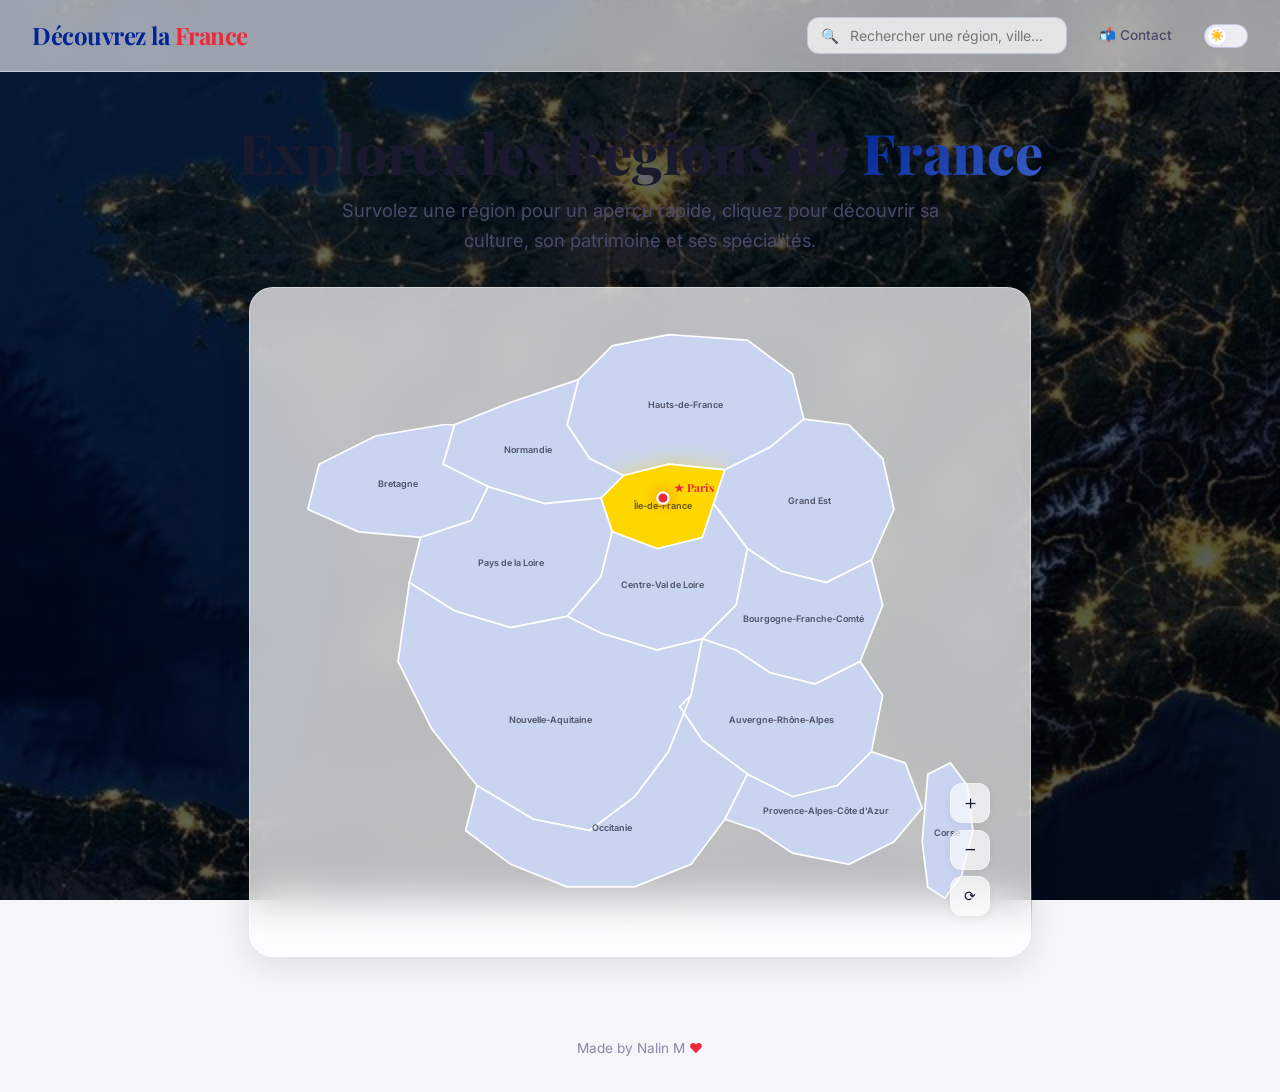
<file: index.html>
<!DOCTYPE html>
<html lang="fr">
<head>
  <meta charset="UTF-8">
  <meta name="viewport" content="width=device-width, initial-scale=1.0">
  <meta name="description" content="Découvrez la France — Explorez toutes les régions de France à travers une carte interactive. Climat, tourisme, culture, patrimoine et spécialités régionales.">
  <meta name="keywords" content="France, régions, carte interactive, tourisme, culture, patrimoine, gastronomie">
  <meta name="author" content="Découvrez la France">
  <title>Découvrez la France — Carte Interactive des Régions</title>

  <!-- Favicon (French flag colors) -->
  <link rel="icon" href="data:image/svg+xml,<svg xmlns='http://www.w3.org/2000/svg' viewBox='0 0 36 36'><text y='32' font-size='32'>🇫🇷</text></svg>">

  <!-- Styles -->
  <link rel="stylesheet" href="css/style.css">
</head>
<body>

  <!-- Animated Background -->
  <div class="bg-animated"></div>

  <!-- ========== HEADER ========== -->
  <header class="header" id="header">
    <div class="header__logo">
      Découvrez la <span class="accent">France</span>
    </div>

    <button class="mobile-menu-btn" id="mobile-menu-btn" aria-label="Menu">☰</button>

    <div class="header__controls" id="header-controls">
      <!-- Search -->
      <div class="search-container">
        <span class="search-icon">🔍</span>
        <input type="text" class="search-input" id="search-input"
               placeholder="Rechercher une région, ville…"
               autocomplete="off">
        <div class="search-results" id="search-results"></div>
      </div>

      <!-- Contact Link -->
      <a href="contact.html" class="nav-link" id="contact-link">📬 Contact</a>

      <!-- Dark/Light Mode -->
      <button class="theme-toggle" id="theme-toggle" aria-label="Changer le thème"></button>
    </div>
  </header>

  <!-- ========== HERO ========== -->
  <section class="hero">
    <h1 class="hero__title">
      Explorez les Régions de <span class="highlight">France</span>
    </h1>
    <p class="hero__subtitle">
      Survolez une région pour un aperçu rapide, cliquez pour découvrir sa culture, son patrimoine et ses spécialités.
    </p>
  </section>

  <!-- ========== MAP ========== -->
  <section class="map-section">
    <div class="map-wrapper">
      <div id="map-container"></div>

      <!-- Zoom Controls -->
      <div class="map-controls">
        <button class="map-control-btn" id="zoom-in" aria-label="Zoom avant">＋</button>
        <button class="map-control-btn" id="zoom-out" aria-label="Zoom arrière">−</button>
        <button class="map-control-btn" id="zoom-reset" aria-label="Réinitialiser la vue" style="font-size:0.85rem;">⟳</button>
      </div>
    </div>
  </section>

  <!-- ========== TOOLTIP ========== -->
  <div class="tooltip" id="tooltip">
    <div class="tooltip__card">
      <div class="tooltip__title"></div>
      <div class="tooltip__row">
        <strong>Population</strong>
        <span id="tip-population"></span>
      </div>
      <div class="tooltip__row" style="flex-direction:column;">
        <strong>Climat</strong>
        <span id="tip-climate" style="margin-top:0.2rem;"></span>
      </div>
      <div class="tooltip__attractions" id="tip-attractions"></div>
    </div>
  </div>



  <!-- ========== FOOTER ========== -->
  <footer class="footer">
    <p>Made by Nalin M <span class="heart">❤️</span> </p>
  </footer>

  <!-- ========== SCRIPTS ========== -->
  <script src="js/data.js"></script>
  <script src="js/map.js"></script>
  <script src="js/app.js"></script>
</body>
</html>
</file>
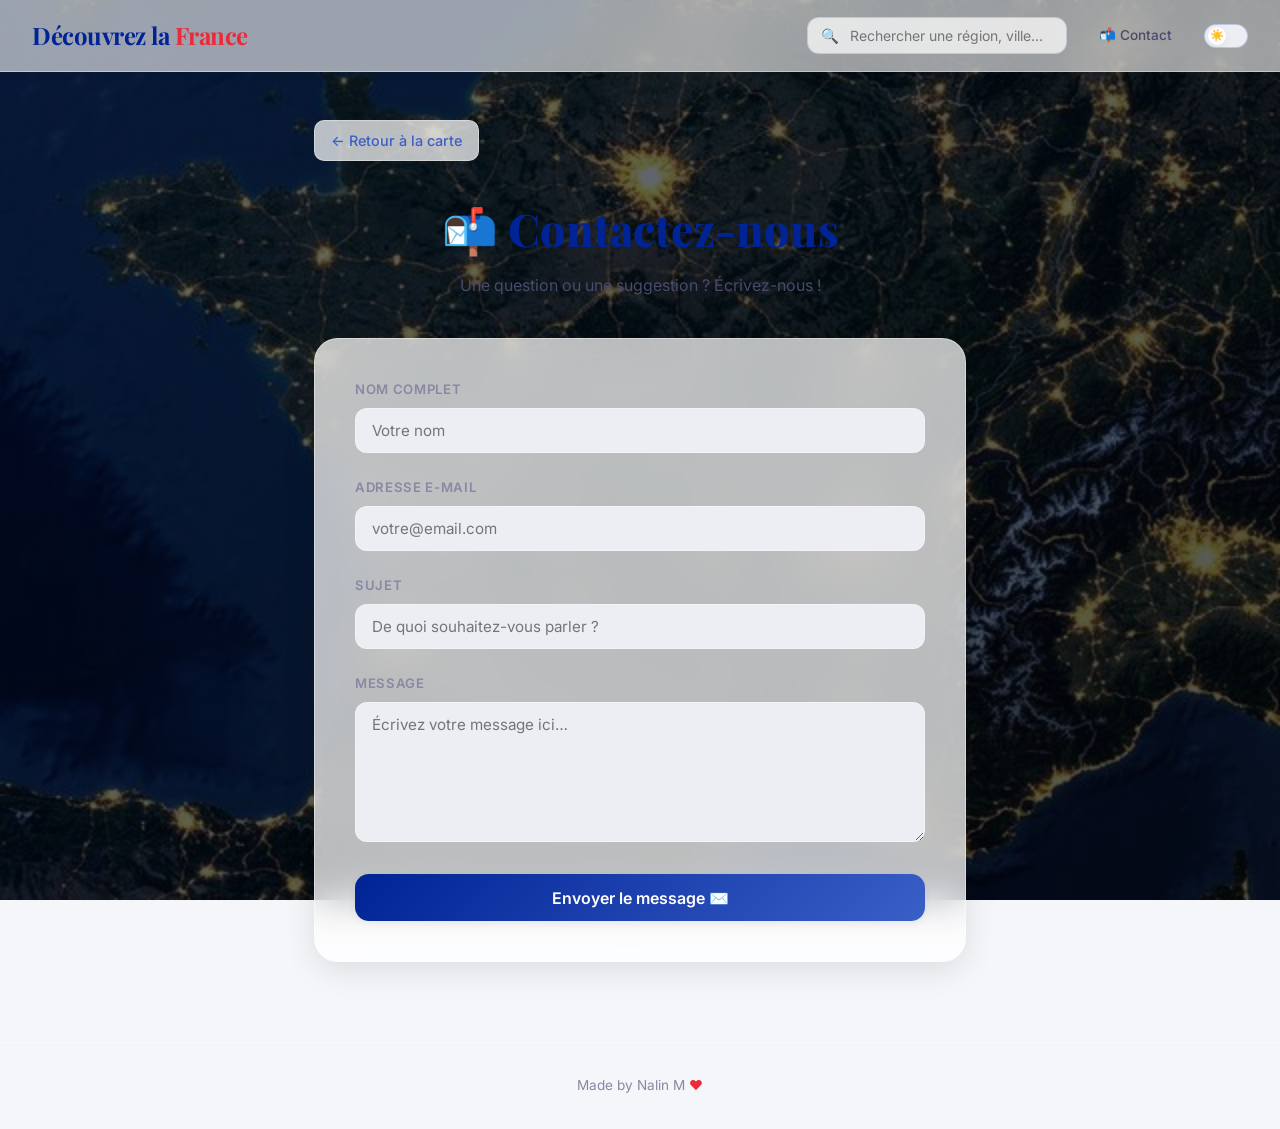
<file: contact.html>
<!DOCTYPE html>
<html lang="fr">
<head>
  <meta charset="UTF-8">
  <meta name="viewport" content="width=device-width, initial-scale=1.0">
  <meta name="description" content="Contactez-nous — Découvrez la France">
  <title>Contact — Découvrez la France</title>
  <link rel="icon" href="data:image/svg+xml,<svg xmlns='http://www.w3.org/2000/svg' viewBox='0 0 36 36'><text y='32' font-size='32'>🇫🇷</text></svg>">
  <link rel="stylesheet" href="css/style.css">
  <style>
    .contact-page {
      max-width: 700px;
      margin: 0 auto;
      padding: calc(var(--header-height) + 3rem) 1.5rem 3rem;
    }

    .contact-hero {
      text-align: center;
      margin-bottom: 2.5rem;
    }

    .contact-hero h1 {
      font-family: var(--font-heading);
      font-size: clamp(2rem, 5vw, 2.8rem);
      font-weight: 800;
      color: var(--blue);
      margin-bottom: 0.5rem;
    }

    body.dark-mode .contact-hero h1 { color: var(--blue-soft); }

    .contact-hero p {
      color: var(--text-secondary);
      font-size: 1rem;
    }

    .contact-form {
      background: var(--bg-card);
      backdrop-filter: var(--glass-blur);
      border: var(--glass-border);
      border-radius: 24px;
      padding: 2.5rem;
      box-shadow: var(--shadow-md);
    }

    .form-group {
      margin-bottom: 1.5rem;
    }

    .form-group label {
      display: block;
      font-size: 0.82rem;
      font-weight: 600;
      text-transform: uppercase;
      letter-spacing: 0.05em;
      color: var(--text-muted);
      margin-bottom: 0.5rem;
    }

    .form-group input,
    .form-group textarea {
      width: 100%;
      padding: 0.75rem 1rem;
      border: 1px solid var(--border-color);
      border-radius: 12px;
      background: var(--bg-secondary);
      color: var(--text-primary);
      font-family: var(--font-body);
      font-size: 0.95rem;
      outline: none;
      transition: all var(--transition-fast);
      resize: vertical;
    }

    .form-group input:focus,
    .form-group textarea:focus {
      border-color: var(--blue-soft);
      box-shadow: 0 0 0 3px rgba(0, 35, 149, 0.1);
    }

    body.dark-mode .form-group input:focus,
    body.dark-mode .form-group textarea:focus {
      box-shadow: 0 0 0 3px rgba(58, 95, 199, 0.2);
    }

    .form-group textarea {
      min-height: 140px;
    }

    .submit-btn {
      width: 100%;
      padding: 0.85rem;
      border: none;
      border-radius: 14px;
      background: linear-gradient(135deg, var(--blue), var(--blue-soft));
      color: var(--white);
      font-family: var(--font-body);
      font-size: 1rem;
      font-weight: 600;
      cursor: pointer;
      transition: all var(--transition-fast);
      box-shadow: var(--shadow-sm);
    }

    .submit-btn:hover {
      transform: translateY(-2px);
      box-shadow: var(--shadow-md);
    }

    .submit-btn:active {
      transform: translateY(0);
    }

    .back-link {
      display: inline-flex;
      align-items: center;
      gap: 0.5rem;
      font-size: 0.9rem;
      font-weight: 500;
      color: var(--blue-soft);
      margin-bottom: 2rem;
      padding: 0.5rem 1rem;
      border-radius: 10px;
      background: var(--bg-card);
      border: 1px solid var(--border-color);
      transition: all var(--transition-fast);
      text-decoration: none;
    }

    .back-link:hover {
      background: var(--blue);
      color: var(--white);
      transform: translateX(-3px);
    }
  </style>
</head>
<body>
  <div class="bg-animated"></div>

  <!-- Header -->
  <header class="header" id="header">
    <a href="index.html" class="header__logo" style="text-decoration:none;">
      Découvrez la <span class="accent">France</span>
    </a>
    <div class="header__controls" id="header-controls">
      <div class="search-container">
        <span class="search-icon">🔍</span>
        <input type="text" class="search-input" id="search-input"
               placeholder="Rechercher une région, ville…"
               autocomplete="off">
        <div class="search-results" id="search-results"></div>
      </div>
      <a href="contact.html" class="nav-link">📬 Contact</a>
      <button class="theme-toggle" id="theme-toggle" aria-label="Changer le thème"></button>
    </div>
  </header>

  <main class="contact-page">
    <a href="index.html" class="back-link">← Retour à la carte</a>

    <div class="contact-hero">
      <h1>📬 Contactez-nous</h1>
      <p>Une question ou une suggestion ? Écrivez-nous !</p>
    </div>

    <form class="contact-form" onsubmit="event.preventDefault(); alert('Merci pour votre message, Nalin vous répondra bientôt ! 🇫🇷'); this.reset();">
      <div class="form-group">
        <label for="name">Nom complet</label>
        <input type="text" id="name" placeholder="Votre nom" required>
      </div>
      <div class="form-group">
        <label for="email">Adresse e-mail</label>
        <input type="email" id="email" placeholder="votre@email.com" required>
      </div>
      <div class="form-group">
        <label for="subject">Sujet</label>
        <input type="text" id="subject" placeholder="De quoi souhaitez-vous parler ?">
      </div>
      <div class="form-group">
        <label for="message">Message</label>
        <textarea id="message" placeholder="Écrivez votre message ici…" required></textarea>
      </div>
      <button type="submit" class="submit-btn">Envoyer le message ✉️</button>
    </form>
  </main>

  <footer class="footer">
    <p>Made by Nalin M <span class="heart">❤️</span> </p>
  </footer>

  <script src="js/data.js"></script>
  <script src="js/app.js"></script>
</body>
</html>
</file>
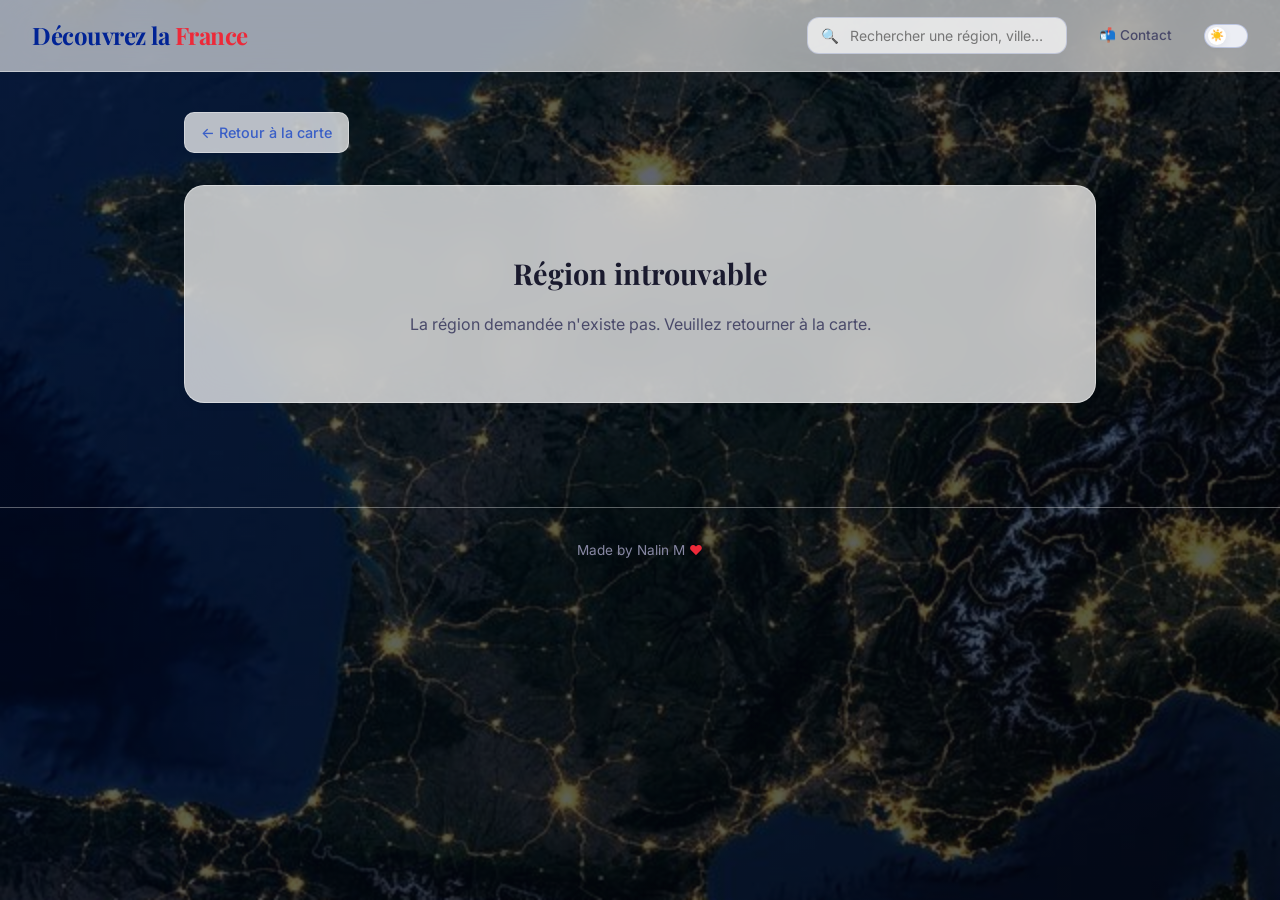
<file: region.html>
<!DOCTYPE html>
<html lang="fr">
<head>
  <meta charset="UTF-8">
  <meta name="viewport" content="width=device-width, initial-scale=1.0">
  <meta name="description" content="Découvrez les détails d'une région de France — population, climat, tourisme, culture, patrimoine, économie et spécialités.">
  <title>Région — Découvrez la France</title>
  <link rel="icon" href="data:image/svg+xml,<svg xmlns='http://www.w3.org/2000/svg' viewBox='0 0 36 36'><text y='32' font-size='32'>🇫🇷</text></svg>">
  <link rel="stylesheet" href="css/style.css">
  <style>
    /* Region detail page specific styles */
    .region-page {
      max-width: 960px;
      margin: 0 auto;
      padding: calc(var(--header-height) + 2.5rem) 1.5rem 3rem;
    }

    .back-link {
      display: inline-flex;
      align-items: center;
      gap: 0.5rem;
      font-size: 0.9rem;
      font-weight: 500;
      color: var(--blue-soft);
      margin-bottom: 2rem;
      padding: 0.5rem 1rem;
      border-radius: 10px;
      background: var(--bg-card);
      border: 1px solid var(--border-color);
      transition: all var(--transition-fast);
      text-decoration: none;
    }

    .back-link:hover {
      background: var(--blue);
      color: var(--white);
      transform: translateX(-3px);
    }

    .region-hero {
      background: var(--bg-card);
      backdrop-filter: var(--glass-blur);
      border: var(--glass-border);
      border-radius: 24px;
      padding: 2.5rem;
      margin-bottom: 2rem;
      box-shadow: var(--shadow-md);
    }

    .region-hero__name {
      font-family: var(--font-heading);
      font-size: clamp(2rem, 5vw, 3rem);
      font-weight: 800;
      color: var(--blue);
      margin-bottom: 0.5rem;
    }

    body.dark-mode .region-hero__name {
      color: var(--blue-soft);
    }

    .region-hero__capitale {
      font-size: 1.1rem;
      color: var(--text-secondary);
    }

    .region-hero__capitale span {
      color: var(--red);
      font-weight: 600;
    }

    .stat-grid {
      display: grid;
      grid-template-columns: repeat(auto-fit, minmax(200px, 1fr));
      gap: 1rem;
      margin-top: 1.5rem;
    }

    .stat-card {
      background: var(--bg-secondary);
      border-radius: 16px;
      padding: 1.3rem;
      transition: transform var(--transition-fast), box-shadow var(--transition-fast);
    }

    .stat-card:hover {
      transform: translateY(-3px);
      box-shadow: var(--shadow-sm);
    }

    .stat-card__icon {
      font-size: 1.5rem;
      margin-bottom: 0.4rem;
    }

    .stat-card__label {
      font-size: 0.72rem;
      font-weight: 600;
      text-transform: uppercase;
      letter-spacing: 0.06em;
      color: var(--text-muted);
      margin-bottom: 0.25rem;
    }

    .stat-card__value {
      font-family: var(--font-heading);
      font-size: 1.4rem;
      font-weight: 700;
      color: var(--text-primary);
    }

    /* Content sections */
    .section-card {
      background: var(--bg-card);
      backdrop-filter: var(--glass-blur);
      border: var(--glass-border);
      border-radius: 20px;
      padding: 2rem;
      margin-bottom: 1.5rem;
      box-shadow: var(--shadow-sm);
      transition: box-shadow var(--transition-fast);
    }

    .section-card:hover {
      box-shadow: var(--shadow-md);
    }

    .section-card__header {
      display: flex;
      align-items: center;
      gap: 0.75rem;
      margin-bottom: 1rem;
    }

    .section-card__icon {
      width: 44px;
      height: 44px;
      border-radius: 12px;
      display: flex;
      align-items: center;
      justify-content: center;
      font-size: 1.4rem;
      flex-shrink: 0;
    }

    .section-card__icon.blue { background: rgba(0, 35, 149, 0.08); }
    .section-card__icon.red { background: rgba(237, 41, 57, 0.08); }
    .section-card__icon.green { background: rgba(34, 139, 34, 0.08); }
    .section-card__icon.purple { background: rgba(128, 0, 128, 0.08); }
    .section-card__icon.orange { background: rgba(255, 140, 0, 0.08); }
    .section-card__icon.gold { background: rgba(218, 165, 32, 0.08); }

    body.dark-mode .section-card__icon.blue { background: rgba(58, 95, 199, 0.15); }
    body.dark-mode .section-card__icon.red { background: rgba(237, 41, 57, 0.15); }
    body.dark-mode .section-card__icon.green { background: rgba(34, 139, 34, 0.15); }
    body.dark-mode .section-card__icon.purple { background: rgba(128, 0, 128, 0.15); }
    body.dark-mode .section-card__icon.orange { background: rgba(255, 140, 0, 0.15); }
    body.dark-mode .section-card__icon.gold { background: rgba(218, 165, 32, 0.15); }

    .section-card__title {
      font-family: var(--font-heading);
      font-size: 1.3rem;
      font-weight: 700;
      color: var(--text-primary);
    }

    .section-card__text {
      font-size: 0.95rem;
      color: var(--text-secondary);
      line-height: 1.75;
    }

    .tag-list {
      display: flex;
      flex-wrap: wrap;
      gap: 0.5rem;
      margin-top: 0.75rem;
    }

    .tag {
      display: inline-flex;
      align-items: center;
      gap: 0.3rem;
      padding: 0.4rem 0.95rem;
      border-radius: 20px;
      font-size: 0.82rem;
      font-weight: 500;
      background: rgba(0, 35, 149, 0.07);
      color: var(--blue);
      transition: all var(--transition-fast);
    }

    .tag:hover {
      background: var(--blue);
      color: var(--white);
      transform: translateY(-1px);
    }

    body.dark-mode .tag {
      background: rgba(58, 95, 199, 0.15);
      color: var(--blue-soft);
    }

    body.dark-mode .tag:hover {
      background: var(--blue-soft);
      color: var(--white);
    }

    .tag.tag-red {
      background: rgba(237, 41, 57, 0.07);
      color: var(--red);
    }

    .tag.tag-red:hover {
      background: var(--red);
      color: var(--white);
    }

    body.dark-mode .tag.tag-red {
      background: rgba(237, 41, 57, 0.15);
      color: var(--red-soft);
    }

    .tag.tag-green {
      background: rgba(34, 139, 34, 0.07);
      color: #228b22;
    }

    .tag.tag-green:hover {
      background: #228b22;
      color: var(--white);
    }

    /* Two-column layout for sections */
    .two-col {
      display: grid;
      grid-template-columns: 1fr 1fr;
      gap: 1.5rem;
    }

    @media (max-width: 768px) {
      .two-col { grid-template-columns: 1fr; }
      .region-hero { padding: 1.5rem; border-radius: 18px; }
      .section-card { padding: 1.5rem; border-radius: 16px; }
      .stat-grid { grid-template-columns: 1fr 1fr; }
    }

    @media (max-width: 480px) {
      .stat-grid { grid-template-columns: 1fr; }
      .region-hero__name { font-size: 1.8rem; }
    }

    /* Fade in animation */
    .fade-in {
      opacity: 0;
      transform: translateY(15px);
      animation: fadeInUp 0.5s ease forwards;
    }

    .fade-in:nth-child(2) { animation-delay: 0.05s; }
    .fade-in:nth-child(3) { animation-delay: 0.1s; }
    .fade-in:nth-child(4) { animation-delay: 0.15s; }
    .fade-in:nth-child(5) { animation-delay: 0.2s; }
    .fade-in:nth-child(6) { animation-delay: 0.25s; }
    .fade-in:nth-child(7) { animation-delay: 0.3s; }
    .fade-in:nth-child(8) { animation-delay: 0.35s; }

    @keyframes fadeInUp {
      to { opacity: 1; transform: translateY(0); }
    }
  </style>
</head>
<body>
  <!-- Animated Background -->
  <div class="bg-animated"></div>

  <!-- Header -->
  <header class="header" id="header">
    <a href="index.html" class="header__logo" style="text-decoration:none;">
      Découvrez la <span class="accent">France</span>
    </a>
    <div class="header__controls" id="header-controls">
      <div class="search-container">
        <span class="search-icon">🔍</span>
        <input type="text" class="search-input" id="search-input"
               placeholder="Rechercher une région, ville…"
               autocomplete="off">
        <div class="search-results" id="search-results"></div>
      </div>
      <a href="contact.html" class="nav-link">📬 Contact</a>
      <button class="theme-toggle" id="theme-toggle" aria-label="Changer le thème"></button>
    </div>
  </header>

  <!-- Region Content (rendered by JS) -->
  <main class="region-page" id="region-page">
    <!-- Populated dynamically -->
  </main>

  <!-- Footer -->
  <footer class="footer">
    <p>Made by Nalin M <span class="heart">❤️</span> </p>
  </footer>

  <script src="js/data.js"></script>
  <script src="js/app.js"></script>
  <script>
    (function() {
      // Get region ID from URL
      const params = new URLSearchParams(window.location.search);
      const regionId = params.get("id");
      const data = regionId ? REGIONS[regionId] : null;

      if (!data) {
        document.getElementById("region-page").innerHTML = `
          <a href="index.html" class="back-link">← Retour à la carte</a>
          <div class="section-card" style="text-align:center;padding:4rem 2rem;">
            <h2 style="font-family:var(--font-heading);font-size:1.8rem;color:var(--text-primary);margin-bottom:1rem;">Région introuvable</h2>
            <p style="color:var(--text-secondary);">La région demandée n'existe pas. Veuillez retourner à la carte.</p>
          </div>
        `;
        return;
      }

      // Update page title
      document.title = `${data.nom} — Découvrez la France`;

      const container = document.getElementById("region-page");
      container.innerHTML = `
        <a href="index.html" class="back-link fade-in">← Retour à la carte</a>

        <!-- Hero -->
        <div class="region-hero fade-in">
          <h1 class="region-hero__name">${data.nom}</h1>
          <p class="region-hero__capitale">Capitale régionale : <span>${data.capitale}</span></p>
          <div class="stat-grid">
            <div class="stat-card">
              <div class="stat-card__icon">👥</div>
              <div class="stat-card__label">Population</div>
              <div class="stat-card__value">${data.population}</div>
            </div>
            <div class="stat-card">
              <div class="stat-card__icon">📐</div>
              <div class="stat-card__label">Superficie</div>
              <div class="stat-card__value">${data.superficie}</div>
            </div>
            <div class="stat-card">
              <div class="stat-card__icon">🏛️</div>
              <div class="stat-card__label">Capitale</div>
              <div class="stat-card__value">${data.capitale}</div>
            </div>
          </div>
        </div>

        <!-- Climate -->
        <div class="section-card fade-in">
          <div class="section-card__header">
            <div class="section-card__icon blue">🌤️</div>
            <h2 class="section-card__title">Climat</h2>
          </div>
          <p class="section-card__text">${data.climat}</p>
        </div>

        <!-- Two column: Culture + Patrimoine -->
        <div class="two-col fade-in">
          <div class="section-card" style="margin-bottom:0;">
            <div class="section-card__header">
              <div class="section-card__icon purple">🎭</div>
              <h2 class="section-card__title">Culture</h2>
            </div>
            <p class="section-card__text">${data.culture}</p>
          </div>
          <div class="section-card" style="margin-bottom:0;">
            <div class="section-card__header">
              <div class="section-card__icon gold">🏛️</div>
              <h2 class="section-card__title">Patrimoine</h2>
            </div>
            <p class="section-card__text">${data.patrimoine}</p>
          </div>
        </div>

        <!-- Tourist sites -->
        <div class="section-card fade-in">
          <div class="section-card__header">
            <div class="section-card__icon green">📍</div>
            <h2 class="section-card__title">Sites Touristiques</h2>
          </div>
          <div class="tag-list">
            ${data.sitesTouristiques.map(s => `<span class="tag tag-green">${s}</span>`).join("")}
          </div>
        </div>

        <!-- Economy -->
        <div class="section-card fade-in">
          <div class="section-card__header">
            <div class="section-card__icon orange">💼</div>
            <h2 class="section-card__title">Économie</h2>
          </div>
          <p class="section-card__text">${data.economie}</p>
        </div>

        <!-- Specialties -->
        <div class="section-card fade-in">
          <div class="section-card__header">
            <div class="section-card__icon red">🍷</div>
            <h2 class="section-card__title">Spécialités Régionales</h2>
          </div>
          <div class="tag-list">
            ${data.specialites.map(s => `<span class="tag">${s}</span>`).join("")}
          </div>
        </div>

        <!-- Fashion & Luxury (if data exists) -->
        ${data.mode && data.mode.length > 0 ? `
        <div class="section-card fade-in">
          <div class="section-card__header">
            <div class="section-card__icon purple">👗</div>
            <h2 class="section-card__title">Mode & Maisons de Luxe</h2>
          </div>
          <div class="tag-list">
            ${data.mode.map(m => `<span class="tag tag-red">${m}</span>`).join("")}
          </div>
        </div>
        ` : ""}
      `;
    })();
  </script>
</body>
</html>
</file>
<file: css/style.css>
/* ============================================================
   DÉCOUVREZ LA FRANCE — Design System & Styles
   ============================================================ */

/* ---------- Google Fonts ---------- */
@import url('https://fonts.googleapis.com/css2?family=Playfair+Display:ital,wght@0,400;0,600;0,700;0,800;1,400&family=Inter:wght@300;400;500;600;700&display=swap');

/* ---------- CSS Custom Properties ---------- */
:root {
  /* French Palette */
  --blue: #002395;
  --blue-light: #1a3fad;
  --blue-soft: #3a5fc7;
  --white: #ffffff;
  --red: #ED2939;
  --red-soft: #f0524f;

  /* Neutrals */
  --bg-primary: #f5f6fa;
  --bg-secondary: #eceef4;
  --bg-card: rgba(255, 255, 255, 0.72);
  --bg-glass: rgba(255, 255, 255, 0.55);
  --text-primary: #1a1a2e;
  --text-secondary: #4a4a6a;
  --text-muted: #8888a4;
  --border-color: rgba(255, 255, 255, 0.35);
  --shadow-sm: 0 2px 8px rgba(0, 0, 0, 0.06);
  --shadow-md: 0 8px 32px rgba(0, 0, 0, 0.1);
  --shadow-lg: 0 16px 48px rgba(0, 0, 0, 0.14);
  --shadow-glow: 0 0 30px rgba(0, 35, 149, 0.3);

  /* Glassmorphism */
  --glass-bg: rgba(255, 255, 255, 0.6);
  --glass-border: 1px solid rgba(255, 255, 255, 0.4);
  --glass-blur: blur(20px);

  /* Typography */
  --font-heading: 'Playfair Display', Georgia, serif;
  --font-body: 'Inter', -apple-system, BlinkMacSystemFont, sans-serif;

  /* Transitions */
  --transition-fast: 0.2s ease;
  --transition-medium: 0.35s cubic-bezier(0.4, 0, 0.2, 1);
  --transition-slow: 0.5s cubic-bezier(0.4, 0, 0.2, 1);

  /* Spacing */
  --header-height: 72px;

  /* Map region default */
  --region-fill: #c8d4f0;
  --region-fill-hover: #7e9ae0;
  --region-stroke: #ffffff;
  --region-paris: #ffd700;
  --region-paris-glow: rgba(255, 215, 0, 0.5);
}

/* ---------- Dark Mode ---------- */
body.dark-mode {
  --bg-primary: #0d0d1a;
  --bg-secondary: #16162a;
  --bg-card: rgba(22, 22, 42, 0.85);
  --bg-glass: rgba(22, 22, 42, 0.65);
  --text-primary: #e8e8f0;
  --text-secondary: #b0b0cc;
  --text-muted: #6a6a88;
  --border-color: rgba(255, 255, 255, 0.1);
  --shadow-sm: 0 2px 8px rgba(0, 0, 0, 0.2);
  --shadow-md: 0 8px 32px rgba(0, 0, 0, 0.35);
  --shadow-lg: 0 16px 48px rgba(0, 0, 0, 0.45);
  --shadow-glow: 0 0 40px rgba(58, 95, 199, 0.4);
  --glass-bg: rgba(22, 22, 42, 0.7);
  --glass-border: 1px solid rgba(255, 255, 255, 0.08);
  --region-fill: #2a2a5a;
  --region-fill-hover: #4a4aaa;
  --region-stroke: #3a3a6a;
  --region-paris: #ffc830;
  --region-paris-glow: rgba(255, 200, 48, 0.45);
}

/* ---------- Reset & Base ---------- */
*, *::before, *::after {
  margin: 0;
  padding: 0;
  box-sizing: border-box;
}

html {
  scroll-behavior: smooth;
  -webkit-font-smoothing: antialiased;
  -moz-osx-font-smoothing: grayscale;
}

body {
  font-family: var(--font-body);
  background: var(--bg-primary);
  color: var(--text-primary);
  line-height: 1.6;
  overflow-x: hidden;
  transition: background var(--transition-medium), color var(--transition-medium);
}

a { color: inherit; text-decoration: none; }
ul, ol { list-style: none; }
img { max-width: 100%; display: block; }

/* ---------- Blurred France Map Background ---------- */
.bg-animated {
  position: fixed;
  top: 0; left: 0;
  width: 100%; height: 100%;
  z-index: -1;
  background: url('../assets/france-bg.png') center center / cover no-repeat;
  filter: brightness(0.55);
}

/* Overlay for contrast */
.bg-animated::before {
  content: '';
  position: absolute;
  inset: 0;
  background: linear-gradient(135deg, rgba(0, 35, 149, 0.25) 0%, rgba(10, 10, 30, 0.4) 100%);
}

body.dark-mode .bg-animated {
  filter: brightness(0.3);
}

/* ---------- Header ---------- */
.nav-link {
  font-size: 0.85rem;
  font-weight: 500;
  color: var(--text-secondary);
  text-decoration: none;
  padding: 0.5rem 1rem;
  border-radius: 10px;
  transition: all var(--transition-fast);
  white-space: nowrap;
}

.nav-link:hover {
  background: var(--blue);
  color: var(--white);
}
.header {
  position: fixed;
  top: 0; left: 0; right: 0;
  height: var(--header-height);
  z-index: 1000;
  display: flex;
  align-items: center;
  justify-content: space-between;
  padding: 0 2rem;
  background: var(--glass-bg);
  backdrop-filter: var(--glass-blur);
  -webkit-backdrop-filter: var(--glass-blur);
  border-bottom: var(--glass-border);
  box-shadow: var(--shadow-sm);
  transition: background var(--transition-medium);
}

.header__logo {
  font-family: var(--font-heading);
  font-size: 1.5rem;
  font-weight: 700;
  color: var(--blue);
  letter-spacing: -0.02em;
  position: relative;
}

body.dark-mode .header__logo {
  color: var(--blue-soft);
}

.header__logo .accent {
  color: var(--red);
}

.header__controls {
  display: flex;
  align-items: center;
  gap: 1rem;
}

/* Search bar */
.search-container {
  position: relative;
}

.search-input {
  width: 260px;
  padding: 0.55rem 1rem 0.55rem 2.6rem;
  border: 1px solid rgba(0, 35, 149, 0.15);
  border-radius: 12px;
  background: var(--bg-card);
  color: var(--text-primary);
  font-family: var(--font-body);
  font-size: 0.875rem;
  outline: none;
  transition: all var(--transition-fast);
}

.search-input:focus {
  border-color: var(--blue-soft);
  box-shadow: 0 0 0 3px rgba(0, 35, 149, 0.1);
  width: 300px;
}

body.dark-mode .search-input {
  border-color: rgba(58, 95, 199, 0.3);
}

body.dark-mode .search-input:focus {
  box-shadow: 0 0 0 3px rgba(58, 95, 199, 0.2);
}

.search-icon {
  position: absolute;
  left: 0.85rem;
  top: 50%;
  transform: translateY(-50%);
  color: var(--text-muted);
  font-size: 0.9rem;
  pointer-events: none;
}

.search-results {
  position: absolute;
  top: calc(100% + 8px);
  left: 0;
  right: 0;
  background: var(--bg-card);
  backdrop-filter: var(--glass-blur);
  border-radius: 12px;
  box-shadow: var(--shadow-md);
  border: var(--glass-border);
  max-height: 300px;
  overflow-y: auto;
  display: none;
  z-index: 1001;
}

.search-results.active {
  display: block;
  animation: slideDown 0.25s ease;
}

.search-result-item {
  padding: 0.75rem 1rem;
  cursor: pointer;
  font-size: 0.875rem;
  transition: background var(--transition-fast);
  border-bottom: 1px solid var(--border-color);
}

.search-result-item:last-child { border-bottom: none; }

.search-result-item:hover {
  background: rgba(0, 35, 149, 0.06);
}

body.dark-mode .search-result-item:hover {
  background: rgba(58, 95, 199, 0.15);
}

@keyframes slideDown {
  from { opacity: 0; transform: translateY(-8px); }
  to { opacity: 1; transform: translateY(0); }
}

/* Filter dropdowns */
.filter-container {
  display: flex;
  gap: 0.5rem;
}

.filter-select {
  padding: 0.5rem 0.85rem;
  border: 1px solid rgba(0, 35, 149, 0.15);
  border-radius: 10px;
  background: var(--bg-card);
  color: var(--text-primary);
  font-family: var(--font-body);
  font-size: 0.8rem;
  cursor: pointer;
  outline: none;
  transition: all var(--transition-fast);
  appearance: none;
  -webkit-appearance: none;
  background-image: url("data:image/svg+xml,%3Csvg width='10' height='6' viewBox='0 0 10 6' fill='none' xmlns='http://www.w3.org/2000/svg'%3E%3Cpath d='M1 1L5 5L9 1' stroke='%234a4a6a' stroke-width='1.5' stroke-linecap='round'/%3E%3C/svg%3E");
  background-repeat: no-repeat;
  background-position: right 0.7rem center;
  padding-right: 2rem;
}

.filter-select:hover {
  border-color: var(--blue-soft);
}

body.dark-mode .filter-select {
  border-color: rgba(58, 95, 199, 0.3);
  background-image: url("data:image/svg+xml,%3Csvg width='10' height='6' viewBox='0 0 10 6' fill='none' xmlns='http://www.w3.org/2000/svg'%3E%3Cpath d='M1 1L5 5L9 1' stroke='%23b0b0cc' stroke-width='1.5' stroke-linecap='round'/%3E%3C/svg%3E");
}

/* Dark mode toggle */
.theme-toggle {
  width: 44px;
  height: 24px;
  border-radius: 12px;
  border: 1px solid rgba(0, 35, 149, 0.2);
  background: var(--bg-secondary);
  cursor: pointer;
  position: relative;
  transition: all var(--transition-fast);
  display: flex;
  align-items: center;
  padding: 0 3px;
}

.theme-toggle::after {
  content: '☀️';
  font-size: 0.7rem;
  width: 18px;
  height: 18px;
  border-radius: 50%;
  background: var(--white);
  box-shadow: var(--shadow-sm);
  display: flex;
  align-items: center;
  justify-content: center;
  transition: transform var(--transition-medium);
}

body.dark-mode .theme-toggle {
  background: var(--blue);
  border-color: var(--blue-light);
}

body.dark-mode .theme-toggle::after {
  content: '🌙';
  transform: translateX(20px);
}

/* ---------- Hero Section ---------- */
.hero {
  padding-top: calc(var(--header-height) + 3rem);
  padding-bottom: 2rem;
  text-align: center;
}

.hero__title {
  font-family: var(--font-heading);
  font-size: clamp(2rem, 5vw, 3.5rem);
  font-weight: 800;
  color: var(--text-primary);
  margin-bottom: 0.75rem;
  line-height: 1.15;
}

.hero__title .highlight {
  background: linear-gradient(135deg, var(--blue), var(--blue-soft));
  -webkit-background-clip: text;
  -webkit-text-fill-color: transparent;
  background-clip: text;
}

.hero__subtitle {
  font-size: clamp(0.95rem, 2vw, 1.15rem);
  color: var(--text-secondary);
  max-width: 600px;
  margin: 0 auto;
  font-weight: 400;
}

/* ---------- Map Container ---------- */
.map-section {
  max-width: 100%;
  margin: 0 auto;
  padding: 0 1rem 1rem;
  position: relative;
  display: flex;
  justify-content: center;
  align-items: center;
}

.map-wrapper {
  position: relative;
  background: var(--bg-card);
  backdrop-filter: var(--glass-blur);
  border-radius: 24px;
  border: var(--glass-border);
  box-shadow: var(--shadow-md);
  padding: 1.5rem;
  overflow: hidden;
  cursor: grab;
  transition: box-shadow var(--transition-medium);
}

.map-wrapper:active {
  cursor: grabbing;
}

.map-wrapper:hover {
  box-shadow: var(--shadow-lg);
}

.map-wrapper svg {
  width: 100%;
  height: 100%;
  display: block;
  min-height: calc(100vh - 280px);
}

/* Map zoom controls */
.map-controls {
  position: absolute;
  bottom: 2.5rem;
  right: 2.5rem;
  display: flex;
  flex-direction: column;
  gap: 0.4rem;
  z-index: 10;
}

.map-control-btn {
  width: 40px;
  height: 40px;
  border-radius: 12px;
  border: var(--glass-border);
  background: var(--glass-bg);
  backdrop-filter: var(--glass-blur);
  color: var(--text-primary);
  font-size: 1.2rem;
  cursor: pointer;
  display: flex;
  align-items: center;
  justify-content: center;
  transition: all var(--transition-fast);
  box-shadow: var(--shadow-sm);
}

.map-control-btn:hover {
  background: var(--blue);
  color: var(--white);
  box-shadow: var(--shadow-md);
}

/* SVG Region Styles */
.region-path {
  fill: var(--region-fill);
  stroke: var(--region-stroke);
  stroke-width: 1.5;
  cursor: pointer;
  transition: fill var(--transition-fast), transform var(--transition-fast), filter var(--transition-fast);
  transform-origin: center;
}

.region-path:hover {
  fill: var(--region-fill-hover);
  filter: brightness(1.1);
}

.region-path.active {
  fill: var(--blue-soft);
  filter: brightness(1.15);
}

.region-path.dimmed {
  fill: var(--region-fill);
  opacity: 0.3;
  pointer-events: none;
}

.region-path.highlighted {
  fill: var(--blue-soft);
  animation: pulse 1.5s ease-in-out 3;
}

@keyframes pulse {
  0%, 100% { filter: brightness(1); }
  50% { filter: brightness(1.3); }
}

/* Paris / Île-de-France special */
.region-path.paris {
  fill: var(--region-paris);
  filter: drop-shadow(0 0 10px var(--region-paris-glow));
}

.region-path.paris:hover {
  fill: #ffe040;
  filter: drop-shadow(0 0 18px var(--region-paris-glow));
}

/* Region labels on map */
.region-label {
  font-family: var(--font-body);
  font-size: 8px;
  font-weight: 600;
  fill: var(--text-primary);
  text-anchor: middle;
  pointer-events: none;
  opacity: 0.7;
}

body.dark-mode .region-label {
  fill: var(--text-secondary);
}

/* ---------- Tooltip ---------- */
.tooltip {
  position: fixed;
  z-index: 2000;
  pointer-events: none;
  opacity: 0;
  transform: translateY(8px);
  transition: opacity 0.2s ease, transform 0.2s ease;
  max-width: 320px;
}

.tooltip.visible {
  opacity: 1;
  transform: translateY(0);
}

.tooltip__card {
  background: var(--glass-bg);
  backdrop-filter: blur(24px);
  -webkit-backdrop-filter: blur(24px);
  border: var(--glass-border);
  border-radius: 16px;
  padding: 1.25rem;
  box-shadow: var(--shadow-lg);
}

.tooltip__title {
  font-family: var(--font-heading);
  font-size: 1.1rem;
  font-weight: 700;
  color: var(--blue);
  margin-bottom: 0.6rem;
}

body.dark-mode .tooltip__title {
  color: var(--blue-soft);
}

.tooltip__row {
  display: flex;
  gap: 0.5rem;
  margin-bottom: 0.4rem;
  font-size: 0.82rem;
  color: var(--text-secondary);
}

.tooltip__row strong {
  color: var(--text-primary);
  min-width: 70px;
}

.tooltip__attractions {
  margin-top: 0.5rem;
  font-size: 0.78rem;
  color: var(--text-muted);
  line-height: 1.5;
}

.tooltip__attractions span {
  display: inline-block;
  background: rgba(0, 35, 149, 0.06);
  padding: 0.15rem 0.5rem;
  border-radius: 6px;
  margin: 0.15rem 0.15rem;
  font-size: 0.75rem;
}

body.dark-mode .tooltip__attractions span {
  background: rgba(58, 95, 199, 0.15);
}

/* ---------- Detail Modal ---------- */
.modal-overlay {
  position: fixed;
  inset: 0;
  z-index: 3000;
  background: rgba(0, 0, 0, 0.45);
  backdrop-filter: blur(6px);
  display: flex;
  align-items: center;
  justify-content: center;
  opacity: 0;
  visibility: hidden;
  transition: opacity var(--transition-medium), visibility var(--transition-medium);
}

.modal-overlay.active {
  opacity: 1;
  visibility: visible;
}

.modal {
  width: 90%;
  max-width: 780px;
  max-height: 85vh;
  background: var(--bg-card);
  backdrop-filter: blur(30px);
  -webkit-backdrop-filter: blur(30px);
  border: var(--glass-border);
  border-radius: 24px;
  box-shadow: var(--shadow-lg);
  overflow: hidden;
  transform: scale(0.92) translateY(20px);
  transition: transform var(--transition-medium);
  display: flex;
  flex-direction: column;
}

.modal-overlay.active .modal {
  transform: scale(1) translateY(0);
}

.modal__header {
  display: flex;
  align-items: center;
  justify-content: space-between;
  padding: 1.5rem 2rem 1rem;
  border-bottom: 1px solid var(--border-color);
}

.modal__region-name {
  font-family: var(--font-heading);
  font-size: 1.8rem;
  font-weight: 700;
  color: var(--blue);
}

body.dark-mode .modal__region-name {
  color: var(--blue-soft);
}

.modal__close {
  width: 36px;
  height: 36px;
  border-radius: 10px;
  border: none;
  background: var(--bg-secondary);
  color: var(--text-secondary);
  font-size: 1.2rem;
  cursor: pointer;
  display: flex;
  align-items: center;
  justify-content: center;
  transition: all var(--transition-fast);
}

.modal__close:hover {
  background: var(--red);
  color: var(--white);
}

/* Modal tabs */
.modal__tabs {
  display: flex;
  gap: 0;
  padding: 0 2rem;
  border-bottom: 1px solid var(--border-color);
  overflow-x: auto;
  -webkit-overflow-scrolling: touch;
}

.modal__tab {
  padding: 0.85rem 1.1rem;
  font-size: 0.82rem;
  font-weight: 500;
  color: var(--text-muted);
  cursor: pointer;
  border-bottom: 2px solid transparent;
  white-space: nowrap;
  transition: all var(--transition-fast);
}

.modal__tab:hover {
  color: var(--text-primary);
}

.modal__tab.active {
  color: var(--blue);
  border-bottom-color: var(--blue);
}

body.dark-mode .modal__tab.active {
  color: var(--blue-soft);
  border-bottom-color: var(--blue-soft);
}

/* Modal body */
.modal__body {
  padding: 1.5rem 2rem 2rem;
  overflow-y: auto;
  flex: 1;
}

.modal__tab-content {
  display: none;
  animation: fadeIn 0.3s ease;
}

.modal__tab-content.active {
  display: block;
}

@keyframes fadeIn {
  from { opacity: 0; transform: translateY(6px); }
  to { opacity: 1; transform: translateY(0); }
}

.modal__stat-grid {
  display: grid;
  grid-template-columns: repeat(auto-fit, minmax(180px, 1fr));
  gap: 1rem;
  margin-bottom: 1.5rem;
}

.modal__stat-card {
  background: var(--bg-secondary);
  border-radius: 14px;
  padding: 1.1rem;
  transition: transform var(--transition-fast);
}

.modal__stat-card:hover {
  transform: translateY(-2px);
}

.modal__stat-label {
  font-size: 0.72rem;
  font-weight: 600;
  text-transform: uppercase;
  letter-spacing: 0.06em;
  color: var(--text-muted);
  margin-bottom: 0.3rem;
}

.modal__stat-value {
  font-family: var(--font-heading);
  font-size: 1.35rem;
  font-weight: 700;
  color: var(--text-primary);
}

.modal__section-title {
  font-family: var(--font-heading);
  font-size: 1.1rem;
  font-weight: 600;
  color: var(--text-primary);
  margin-bottom: 0.75rem;
  margin-top: 1.5rem;
}

.modal__section-title:first-child {
  margin-top: 0;
}

.modal__text {
  font-size: 0.92rem;
  color: var(--text-secondary);
  line-height: 1.7;
}

.modal__tag-list {
  display: flex;
  flex-wrap: wrap;
  gap: 0.5rem;
  margin-top: 0.5rem;
}

.modal__tag {
  display: inline-block;
  padding: 0.35rem 0.85rem;
  border-radius: 20px;
  font-size: 0.8rem;
  font-weight: 500;
  background: rgba(0, 35, 149, 0.07);
  color: var(--blue);
  transition: all var(--transition-fast);
}

.modal__tag:hover {
  background: var(--blue);
  color: var(--white);
}

body.dark-mode .modal__tag {
  background: rgba(58, 95, 199, 0.15);
  color: var(--blue-soft);
}

body.dark-mode .modal__tag:hover {
  background: var(--blue-soft);
  color: var(--white);
}

.modal__tag.tag-red {
  background: rgba(237, 41, 57, 0.07);
  color: var(--red);
}

.modal__tag.tag-red:hover {
  background: var(--red);
  color: var(--white);
}

body.dark-mode .modal__tag.tag-red {
  background: rgba(237, 41, 57, 0.15);
  color: var(--red-soft);
}

/* ---------- Footer ---------- */
.footer {
  text-align: center;
  padding: 2rem 1.5rem;
  font-size: 0.85rem;
  color: var(--text-muted);
  border-top: 1px solid var(--border-color);
  margin-top: 2rem;
}

.footer .heart {
  color: var(--red);
}

/* ---------- Mobile Menu Toggle ---------- */
.mobile-menu-btn {
  display: none;
  width: 36px;
  height: 36px;
  border: none;
  background: none;
  color: var(--text-primary);
  font-size: 1.4rem;
  cursor: pointer;
}

/* ---------- Scrollbar ---------- */
::-webkit-scrollbar {
  width: 6px;
  height: 6px;
}
::-webkit-scrollbar-track {
  background: transparent;
}
::-webkit-scrollbar-thumb {
  background: rgba(0, 35, 149, 0.18);
  border-radius: 3px;
}
::-webkit-scrollbar-thumb:hover {
  background: rgba(0, 35, 149, 0.3);
}

body.dark-mode ::-webkit-scrollbar-thumb {
  background: rgba(58, 95, 199, 0.25);
}

/* ---------- Responsive ---------- */
@media (max-width: 1200px) {
  .map-wrapper { padding: 1.5rem; }
}

@media (max-width: 768px) {
  .header {
    padding: 0 1rem;
    flex-wrap: wrap;
    height: auto;
    min-height: var(--header-height);
    gap: 0.5rem;
    padding-top: 0.5rem;
    padding-bottom: 0.5rem;
  }

  .header__controls {
    width: 100%;
    flex-wrap: wrap;
    gap: 0.5rem;
    order: 1;
    padding-bottom: 0.5rem;
  }

  .mobile-menu-btn {
    display: flex;
    align-items: center;
    justify-content: center;
    order: -1;
  }

  .header__controls.collapsed {
    display: none;
  }

  .search-container {
    flex: 1;
    min-width: 0;
  }

  .search-input {
    width: 100%;
  }

  .search-input:focus {
    width: 100%;
  }

  .filter-container {
    flex: 1;
    min-width: 0;
  }

  .filter-select {
    flex: 1;
    min-width: 0;
    font-size: 0.75rem;
    padding: 0.45rem 1.8rem 0.45rem 0.6rem;
  }

  .hero {
    padding-top: calc(var(--header-height) + 5rem);
    padding-bottom: 1.5rem;
  }

  .hero__title { font-size: 1.8rem; }

  .map-section { padding: 0 0.75rem 2rem; }
  .map-wrapper {
    padding: 1rem;
    border-radius: 16px;
  }

  .map-controls {
    bottom: 1.5rem;
    right: 1.5rem;
  }

  .modal {
    width: 95%;
    max-height: 90vh;
    border-radius: 18px;
  }

  .modal__header { padding: 1.2rem 1.2rem 0.8rem; }
  .modal__region-name { font-size: 1.4rem; }
  .modal__tabs { padding: 0 1.2rem; }
  .modal__body { padding: 1.2rem; }
  .modal__stat-grid { grid-template-columns: 1fr 1fr; }

  .region-label { font-size: 5px; }
}

@media (max-width: 480px) {
  .header__logo { font-size: 1.15rem; }
  .hero__title { font-size: 1.5rem; }
  .hero__subtitle { font-size: 0.88rem; }
  .modal__stat-grid { grid-template-columns: 1fr; }
  .modal__tab { padding: 0.7rem 0.7rem; font-size: 0.75rem; }
}

/* ---------- Print Style ---------- */
@media print {
  .header, .map-controls, .tooltip, .modal-overlay, .footer { display: none; }
  .map-wrapper { box-shadow: none; border: 1px solid #ddd; }
}
</file>
